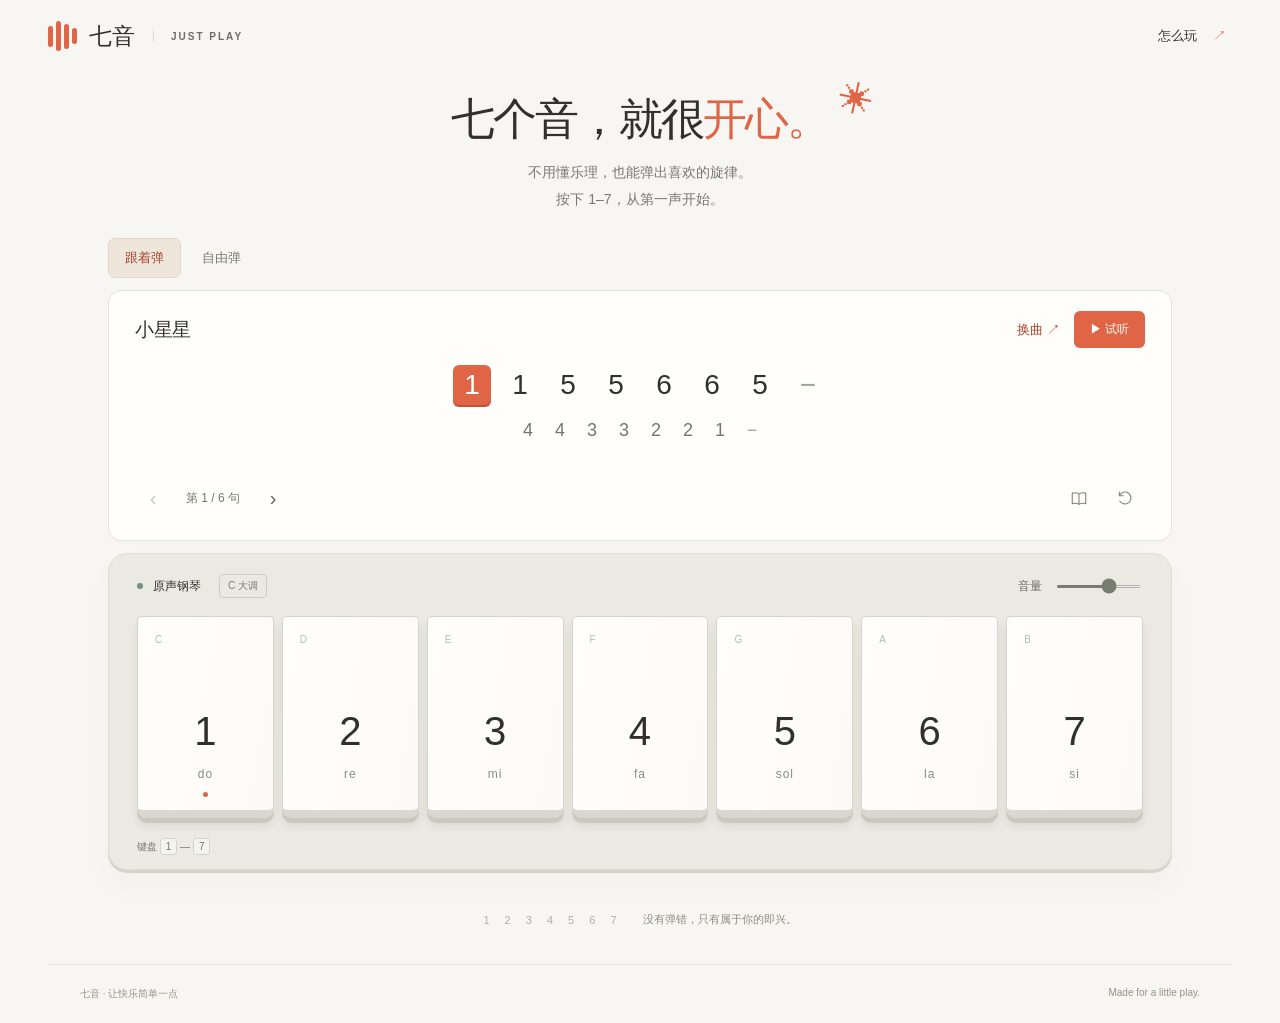
<file: index.html>
<!doctype html>
<html lang="zh-CN">
<head><meta charset="UTF-8"><meta name="viewport" content="width=device-width,initial-scale=1"><meta name="theme-color" content="#f7f6f2"><title>七音 · 随手弹点快乐</title><link rel="stylesheet" href="style.css"></head>
<body>
<header><a class="brand" href="./"><span class="logo"><i></i><i></i><i></i><i></i></span>七音<span class="brand-en">JUST PLAY</span></a><button class="help" id="help">怎么玩 <span>↗</span></button></header>
<main>
<section class="intro"><h1>七个音，就很<span>开心。</span><span class="spark" aria-hidden="true">✳</span></h1><p>不用懂乐理，也能弹出喜欢的旋律。<br>按下 1–7，从第一声开始。</p></section>
<div class="mode-bar" role="group" aria-label="演奏模式"><button id="mode-guided" aria-pressed="true">跟着弹</button><button id="mode-free" aria-pressed="false">自由弹</button></div>
<section class="practice-panel" aria-label="简谱练习">
<div class="practice-heading"><h2 id="song-title">小星星</h2><a class="text-link" href="songs.html">换曲 ↗</a><button id="listen" class="listen">▶ 试听</button></div>
<div class="score-stage"><div id="score" class="score" aria-label="当前一句简谱"></div><div id="next-score" aria-label="下一句简谱"></div><span id="progress" aria-live="polite"></span></div>
<div class="phrase-toolbar"><button id="prev-phrase" class="quiet-button" aria-label="上一句">‹</button><span id="phrase-count">第 1 / 6 句</span><button id="next-phrase" class="quiet-button" aria-label="下一句">›</button><div class="score-tools"><button id="view-full-score" class="icon-button" aria-label="查看全谱" title="查看全谱"><svg viewBox="0 0 24 24" aria-hidden="true"><path d="M12 6.5C9.5 4.8 6.5 4.5 3 5.5v14c3.5-1 6.5-.7 9 1 2.5-1.7 5.5-2 9-1v-14c-3.5-1-6.5-.7-9 1Zm0 0v14"/></svg></button><button id="restart" class="icon-button" aria-label="从头开始" title="从头开始"><svg viewBox="0 0 24 24" aria-hidden="true"><path d="M4.5 9a8 8 0 1 1 .5 7M4.5 4v5h5"/></svg></button></div></div>
</section>
<section class="instrument" aria-label="七键钢琴">
<div class="instrument-top"><div class="sound-label"><span class="status-dot"></span><span id="audio-status" role="status">正在准备钢琴…</span> <span class="small">C 大调</span></div><label class="volume">音量 <input aria-label="音量" id="volume" type="range" min="0" max="100" value="65"></label></div>
<div class="keys" id="keys"></div>
<div class="instrument-bottom"><span class="keyboard-hint">键盘 <kbd>1</kbd> — <kbd>7</kbd></span><span id="played"></span></div>
</section>

<div class="closing"><span>1 2 3 4 5 6 7</span><p>没有弹错，只有属于你的即兴。</p></div>
</main><footer><span>七音 · 让快乐简单一点</span><span>Made for a little play.</span></footer>
<dialog id="guide"><button id="close-guide" aria-label="关闭说明">×</button><h2>你的第一首歌，从 1 开始。</h2><p>点击七个琴键，或按电脑键盘上的数字 <b>1–7</b>。它们就是 do、re、mi、fa、sol、la、si。</p><p>选一首小曲，跟着橙色数字弹。弹对后会自动走到下一音；弹错也没关系，再试一次。</p><p>数字下的短线表示半拍，数字后的横线表示延长一拍。可以先点「试听」熟悉节奏。</p><button class="listen" id="start">开始玩吧</button></dialog>
<dialog id="full-score"><div class="full-score-heading"><h2 id="full-score-title">完整简谱</h2><button id="close-full-score" class="quiet-button" aria-label="关闭全谱">关闭</button></div><p>点选一句，从这里开始练。</p><div id="full-score-content"></div></dialog>
<script src="songs.js"></script><script src="piano-samples.js"></script><script src="app.js"></script></body></html>
</file>
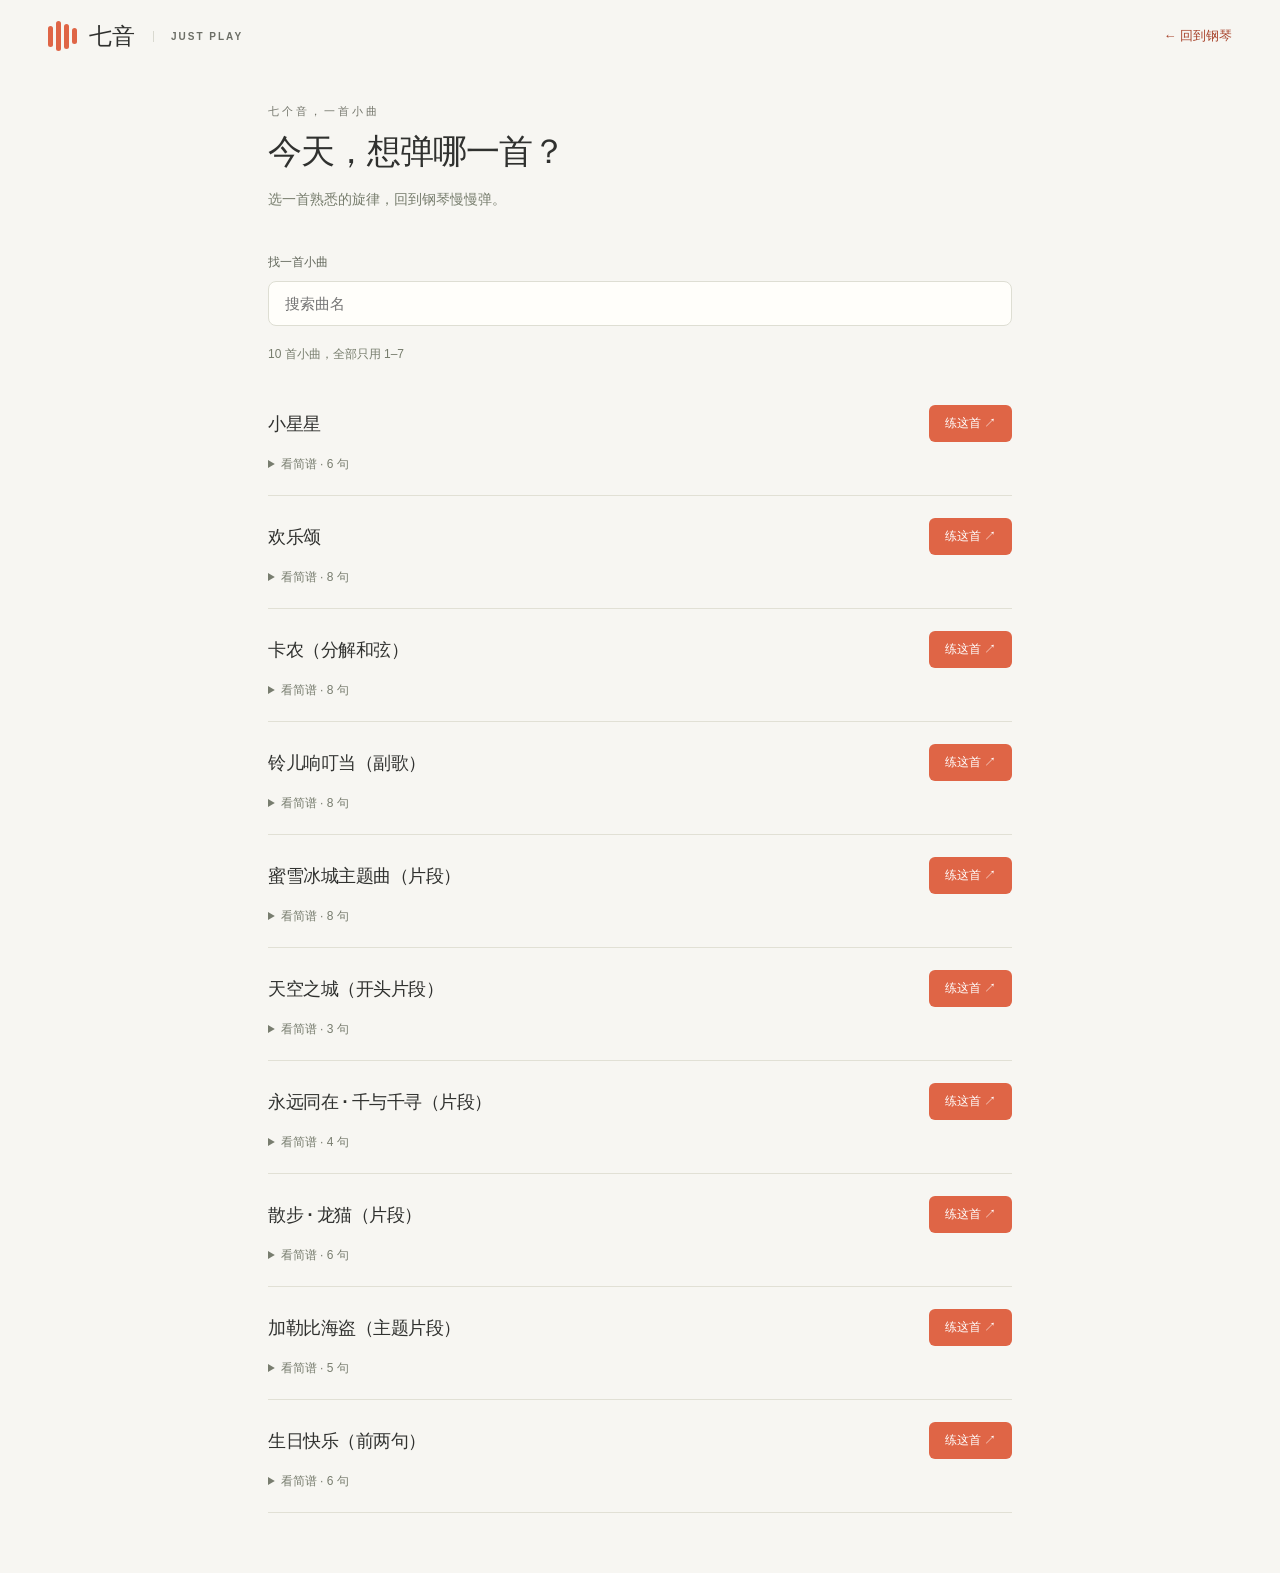
<file: songs.html>
<!doctype html><html lang="zh-CN"><head><meta charset="UTF-8"><meta name="viewport" content="width=device-width,initial-scale=1"><meta name="theme-color" content="#f7f6f2"><title>简谱小曲库 · 七音</title><link rel="stylesheet" href="style.css"></head><body class="songbook-page"><header><a class="brand" href="index.html"><span class="logo"><i></i><i></i><i></i><i></i></span>七音<span class="brand-en">JUST PLAY</span></a><a class="text-link" href="index.html">← 回到钢琴</a></header><main class="songbook"><div class="songbook-heading"><div class="eyebrow">七个音，一首小曲</div><h1>今天，想弹哪一首？</h1><p>选一首熟悉的旋律，回到钢琴慢慢弹。</p></div><label class="song-search">找一首小曲<input id="song-search" type="search" placeholder="搜索曲名" autocomplete="off"></label><p id="song-count" class="song-count" role="status"></p><div id="songbook-list"></div><p id="no-songs" hidden>暂时没有找到，换个关键词试试。</p></main><script src="songs.js"></script><script src="songbook.js"></script></body></html>
</file>
<file: style.css>
:root{font-family:-apple-system,BlinkMacSystemFont,"Segoe UI","PingFang SC","Microsoft YaHei",sans-serif;color:#30312f;background:#f7f6f2;font-synthesis:none;--orange:#df6546;--muted:#777972}*{box-sizing:border-box}body{margin:0}button,a,input,select{-webkit-tap-highlight-color:transparent}button,select{font:inherit;cursor:pointer}button{color:inherit}button:focus-visible,a:focus-visible,select:focus-visible,input:focus-visible{outline:3px solid #df6546;outline-offset:5px}header{height:100px;max-width:1280px;margin:auto;padding:0 48px;display:flex;align-items:center;justify-content:space-between}.brand{display:flex;align-items:center;gap:12px;text-decoration:none;color:inherit;font-size:23px;font-weight:750}.brand-en{font-size:10px;letter-spacing:2px;border-left:1px solid #d9d9d0;margin-left:6px;padding-left:17px;color:#6c6e66}.logo{display:flex;gap:3px;align-items:center;height:30px}.logo i{width:5px;background:var(--orange);border-radius:4px;height:21px}.logo i:nth-child(2){height:30px}.logo i:nth-child(3){height:25px}.logo i:nth-child(4){height:16px}.help{background:none;border:0;font-size:13px}.help span{margin-left:12px;color:var(--orange)}main{max-width:1120px;margin:auto;padding:0 28px}.intro{padding:44px 0 40px;text-align:center}.eyebrow{font-size:12px;letter-spacing:3px;color:#74766c;margin-bottom:18px}h1{font-size:clamp(34px,4.4vw,55px);line-height:1.3;letter-spacing:-2px;margin:0;font-weight:750;position:relative;display:inline-block}h1>span:first-child{color:var(--orange)}.spark{position:absolute;right:-55px;top:-19px;color:var(--orange);font-size:43px;transform:rotate(12deg);font-weight:400}.intro p{font-size:14px;line-height:1.9;color:var(--muted);margin:19px 0 0}.mobile{display:none}.instrument{background:#eae9e2;padding:24px 28px 17px;border-radius:19px;border:1px solid #deded4;box-shadow:0 14px 30px #45423308,0 3px 0 #d9d8ce}.instrument-top{display:flex;align-items:center;justify-content:space-between;margin-bottom:24px;font-size:12px}.sound-label{display:flex;gap:10px;align-items:center;font-weight:600}.status-dot{width:6px;height:6px;background:#73927d;border-radius:50%}.small{font-size:10px;margin-left:8px;font-weight:400;color:#7b7e72;padding:4px 8px;border:1px solid #cccfc2;border-radius:4px}.volume{display:flex;gap:12px;align-items:center;color:#6c6f65}.volume input{width:85px;accent-color:#777e70;height:3px}.keys{display:grid;grid-template-columns:repeat(7,minmax(0,1fr));gap:8px}.key{height:238px;background:linear-gradient(100deg,#fffefb,#fbfaf6);border:1px solid #d5d5cc;border-bottom:6px solid #d8d8cf;border-radius:5px 5px 11px 11px;position:relative;display:flex;flex-direction:column;align-items:center;justify-content:flex-end;padding-bottom:29px;box-shadow:0 3px 4px #464a3510;touch-action:none;user-select:none;transition:transform .09s,background .09s}.key .note{font-size:38px;line-height:1.2;font-weight:500}.key .solfege{font-size:12px;color:#8b8b80;letter-spacing:1px;margin-top:12px}.key .letter{position:absolute;top:17px;left:17px;font-size:10px;color:#b0b1a5}.key.active{background:#e57c5e;border-color:#d26646;border-bottom-color:#ba5236;color:white;transform:translateY(4px);box-shadow:0 0 25px #df654627}.key.active .solfege,.key.active .letter{color:#fff8ea}.key.expected:not(.active):after{content:'';width:5px;height:5px;background:var(--orange);border-radius:50%;position:absolute;bottom:13px}.instrument-bottom{display:flex;justify-content:space-between;align-items:center;margin-top:20px;font-size:10px;color:#75786c;gap:12px}kbd{font:inherit;background:#f4f4ef;border:1px solid #d2d4c8;padding:2px 5px;border-radius:3px}.divider{padding:0 12px;color:#b0b1a4}#played{color:#838477}.library{margin-top:47px}.library-heading{display:flex;align-items:center;justify-content:space-between;margin-bottom:23px}h2{font-size:21px;letter-spacing:-.5px;margin:0}.library-heading p{font-size:12px;color:var(--muted);margin:10px 0 0}.library-note{font-size:12px;color:#8a8b7e}.song-layout{display:grid;grid-template-columns:222px 1fr;gap:24px}#songs{display:flex;flex-direction:column;gap:8px}.song{display:flex;align-items:center;text-align:left;gap:13px;padding:17px 16px;border:1px solid transparent;border-radius:9px;background:transparent;width:100%}.song.selected{background:#f0e9df;border-color:#e6dcd0}.song-index{font-size:12px;color:#97998a}.song.selected .song-index{color:var(--orange)}.song-name{font-size:14px;font-weight:600}.song-arrow{margin-left:auto;color:var(--orange);opacity:0}.song.selected .song-arrow{opacity:1}.score-panel{background:#fffefa;border:1px solid #e4e3d9;border-radius:12px;padding:23px 26px;min-width:0}.score-top{display:flex;align-items:center;justify-content:space-between;gap:12px}.tag{font-size:9px;letter-spacing:1px;color:#899078}h3{margin:7px 0 0;font-size:18px}.playback{display:flex;gap:13px;align-items:center}select{border:0;background:transparent;color:#777b6f;font-size:11px;max-width:100px}.listen{background:var(--orange);border:0;border-radius:6px;padding:10px 16px;color:white;font-size:12px;white-space:nowrap}.listen:hover{background:#c95438}.score{display:grid;grid-template-columns:repeat(2,minmax(0,1fr));column-gap:20px;row-gap:16px;margin:26px 0 24px}.phrase{display:flex;gap:4px;align-items:center;justify-content:space-between;border-right:1px solid #ecebe1;padding-right:14px}.score-note{font-size:19px;min-width:23px;height:30px;display:inline-flex;align-items:center;justify-content:center;border-radius:5px;position:relative}.score-note.half:after{content:'';position:absolute;bottom:0;left:7px;right:7px;border-bottom:1px solid}.score-note.current{background:#f9e4d9;color:#c44e30}.score-note.done{color:#aaa99e}.score-note.dash{color:#a2a397;font-size:14px}.score-bottom{display:flex;align-items:center;justify-content:space-between;gap:10px;padding-top:15px;border-top:1px solid #eeede5;font-size:10px;color:#888b7d}#restart{border:0;background:none;font-size:10px;color:#72776a;padding:5px}.closing{display:flex;justify-content:center;gap:20px;align-items:center;margin:42px 0 37px;color:#8b8d80;font-size:11px}.closing span{font-size:11px;letter-spacing:6px;color:#b0b0a0}footer{max-width:1184px;padding:22px 32px;margin:auto;border-top:1px solid #e4e4d9;display:flex;justify-content:space-between;font-size:10px;color:#939588}dialog{border:1px solid #deddd2;border-radius:16px;padding:36px;max-width:460px;width:calc(100% - 32px);background:#fffefa;color:#30312f}dialog::backdrop{background:#27282265;backdrop-filter:blur(4px)}dialog p{font-size:14px;line-height:1.9;color:#74776a}#close-guide{position:absolute;right:15px;top:10px;border:0;background:none;font-size:24px}@media(max-width:700px){header{height:76px;padding:0 22px}.brand-en{font-size:8px}.intro{padding:30px 0}.spark{font-size:28px;right:-26px;top:-13px}main{padding:0 18px}.intro p{font-size:12px}.mobile{display:block}.instrument{padding:18px 12px 15px;border-radius:13px}.instrument-top{margin-bottom:20px}.keys{gap:4px}.key{height:188px;padding-bottom:28px}.key .note{font-size:28px}.key .solfege{font-size:10px}.key .letter{left:9px;top:12px;font-size:9px}.volume{gap:5px;font-size:10px}.volume input{width:54px}.small{margin-left:0}.instrument-bottom{font-size:9px;justify-content:center}#played{display:none}.divider{padding:0 5px}.library{margin-top:35px}.library-note{display:none}h2{font-size:19px}.song-layout{grid-template-columns:1fr;gap:15px}#songs{flex-direction:row;gap:5px}.song{padding:12px 8px;gap:7px}.song-name{font-size:11px}.song-index{font-size:10px}.song-arrow{display:none}.score-panel{padding:20px 15px}.score{column-gap:12px;row-gap:16px}.phrase{padding-right:7px;gap:0}.score-note{font-size:16px;min-width:18px}.score-note.half:after{left:4px;right:4px}.playback{gap:5px}.listen{padding:10px}.closing{flex-direction:column;gap:12px;margin:30px 0}footer{padding:20px;font-size:9px}}@media(prefers-reduced-motion:reduce){*{transition:none!important;animation:none!important}}

/* Keep the larger song collection compact on desktop and touch-friendly on mobile. */
#songs{align-self:start}.song{min-height:48px}.score-panel{align-self:start}
@media(max-width:700px){#songs{display:grid;grid-template-columns:repeat(2,minmax(0,1fr));max-height:215px;overflow-y:auto;gap:6px}.song{height:48px;padding:10px}.song-name{font-size:12px}.song-index{flex-shrink:0}.score{row-gap:14px}}

/* Keep the instrument and the first score lines together in the initial view. */
header{height:72px}
.intro{padding:18px 0 26px}
.eyebrow{margin-bottom:10px;font-size:11px}
h1{font-size:clamp(32px,3.5vw,44px)}
.intro p{margin-top:12px}
.spark{font-size:34px;right:-42px;top:-12px}
.instrument{padding-top:20px;padding-bottom:15px}
.instrument-top{margin-bottom:18px}
.key{height:202px;border-bottom-width:8px;box-shadow:0 5px 0 #c9c9bd,0 8px 9px #464a3518;transition:transform 80ms ease-out,box-shadow 80ms ease-out,background 80ms ease-out;border-radius:5px 5px 10px 10px}
.key .note{font-size:40px;font-variant-numeric:tabular-nums}
.key .letter{color:#b9bbaf}
.key.active{transform:translateY(5px);background:#df6546;border-bottom-color:#bf5136;box-shadow:0 1px 0 #ad4932,0 2px 3px #464a3518}
.instrument-bottom{margin-top:22px}
.library{margin-top:30px}
.library-heading{margin-bottom:18px}
.score-panel{padding:20px 24px}
.score{gap:18px 22px;margin:22px 0;font-variant-numeric:tabular-nums}
.phrase{display:grid;grid-auto-flow:column;grid-auto-columns:minmax(0,1fr);gap:3px;padding-right:12px}
.score-note{font-size:24px;min-width:0;width:100%;height:38px;border-radius:6px;font-weight:500}
.score-note.current{background:#df6546;color:#fff;box-shadow:0 3px 0 #bf5136}
.score-note.done{color:#aaa99e}
.score-note.dash{font-size:17px}
.score-note small{font-size:12px}
.score-note.half:after{left:25%;right:25%;bottom:3px}
.score-bottom{font-size:11px}
@media(max-width:700px){
 header{height:64px}.intro{padding:14px 0 22px}.eyebrow{font-size:10px}h1{font-size:32px}.spark{font-size:25px;right:-25px;top:-12px}.intro p{margin-top:10px}
 .instrument{padding-top:16px}.instrument-top{margin-bottom:16px}.key{height:168px;padding-bottom:24px}.key .note{font-size:30px}.key .solfege{margin-top:8px}.instrument-bottom{margin-top:20px}
 .library{margin-top:28px}.score-panel{padding:18px 14px}.score{grid-template-columns:1fr;gap:14px;margin:20px 0}.phrase{padding-right:10px;gap:5px}.score-note{font-size:23px;height:36px}
}

/* The score and keyboard form one workspace; the songbook has its own page. */
[hidden]{display:none!important}.text-link{color:#a8442c;text-decoration:none;font-size:13px;white-space:nowrap}.quiet-button{background:none;border:0;padding:8px;color:#62675b;font-size:12px}.quiet-button:disabled{opacity:.35;cursor:default}
.practice-panel{padding:20px 26px;background:#fffefa;border:1px solid #e4e3d9;border-radius:13px;margin-bottom:12px}
.practice-heading{display:flex;align-items:center;gap:16px}.practice-heading h2{font-size:19px;margin-right:auto}.phrase-toolbar{display:flex;justify-content:space-between;align-items:center;font-size:12px;color:#75786c;margin-top:12px}.phrase-toolbar>div{display:flex;align-items:center;gap:8px}.phrase-toolbar button{min-width:36px;min-height:36px}.practice-panel .score{display:block;margin:10px 0 16px}.practice-panel .phrase{max-width:680px;margin:auto;border:0;padding:0;gap:8px}.practice-panel .score-note{font-size:30px;height:44px}.practice-controls{display:flex;align-items:center;justify-content:space-between;gap:10px}.practice-controls #progress{font-size:11px;color:#777d6d}.practice-controls .playback{gap:8px}
#full-score{max-width:680px;max-height:85dvh;overflow:auto;padding:24px}.full-score-heading{display:flex;justify-content:space-between;align-items:center}.full-phrase{display:flex;align-items:center;gap:12px;width:100%;background:transparent;border:1px solid #e7e5dc;border-radius:8px;padding:12px;margin-bottom:10px}.full-phrase:hover{background:#f5eee5}.full-phrase-number{font-size:10px;color:#888}.full-phrase .phrase{width:100%;border:0;padding:0}.full-phrase .score-note{font-size:22px}
.songbook{max-width:800px;padding-bottom:60px}.songbook-heading{padding:32px 0 28px}.songbook-heading h1{font-size:34px;letter-spacing:-1px}.songbook-heading p{color:#777d6d;font-size:14px;line-height:1.8}.song-search{display:block;font-size:12px;color:#62675b}.song-search input{display:block;width:100%;margin-top:10px;padding:13px 16px;border:1px solid #deded3;border-radius:8px;background:#fffefa;font:inherit;font-size:15px}.song-count{font-size:12px;color:#777d6d;margin:20px 0}.songbook-entry{padding:22px 0;border-bottom:1px solid #e1e0d5}.songbook-entry-top{display:flex;align-items:center;justify-content:space-between;gap:12px}.songbook-entry h2{font-size:18px}.songbook-entry .listen{text-decoration:none}.songbook-entry summary{font-size:12px;color:#787d6f;cursor:pointer;padding:14px 0 0}.book-score{display:grid;grid-template-columns:1fr 1fr;gap:16px;margin-top:20px}.book-score .score-note{font-size:21px}
@media(max-width:700px){
 .practice-panel{padding:14px;margin-bottom:10px}.practice-heading{gap:10px;flex-wrap:wrap}.practice-heading h2{font-size:16px}.practice-heading .text-link{font-size:11px}.practice-heading .listen{font-size:11px;padding:9px 10px}.phrase-toolbar{margin-top:8px}.practice-panel .score{margin:7px 0 12px}.practice-panel .score-note{font-size:25px;height:38px}.practice-panel .phrase{gap:4px}.practice-controls{flex-wrap:wrap}.practice-controls #progress{width:100%;font-size:10px}.practice-controls .playback{width:100%;justify-content:flex-end}.practice-controls #restart{margin-right:auto}
 #full-score{padding:18px}.full-phrase{gap:7px;padding:9px 7px}.full-phrase .score-note{font-size:20px}.book-score{grid-template-columns:1fr}.songbook-heading{padding-top:22px}.songbook-heading h1{font-size:27px}.songbook-entry h2{font-size:16px}
}
@media(max-height:520px){}

.mode-bar{display:flex;align-items:center;gap:4px;margin:0 0 12px;flex-shrink:0}.mode-bar>button:not(.quiet-button){font:inherit;font-size:13px;min-height:40px;padding:9px 16px;border:1px solid transparent;border-radius:7px;background:transparent;color:#777d6d;cursor:pointer}.mode-bar>button[aria-pressed="true"]{background:#eee5db;border-color:#e1d6c8;color:#a8442c;font-weight:600}
@media(max-width:700px){.mode-bar{margin-bottom:10px}.mode-bar>button:not(.quiet-button){padding:8px 12px;font-size:12px}}

/* Instructions live in Help; the playing surface shows only useful state. */
#progress:empty{display:none}.practice-controls .playback{margin-left:auto}.instrument-bottom #played:empty{display:none}body>footer{margin-top:30px}
@media(max-width:700px){.instrument-bottom{display:none}.instrument{padding-bottom:20px}.practice-controls #progress:not(:empty){width:auto}.practice-controls .playback{flex:1;width:auto}.practice-controls #restart{margin-right:auto}}

/* Give the mobile introduction breathing room without pushing the keys away. */
@media(max-width:700px){
 header{height:68px;padding:0 20px}
 .intro{padding:22px 0 20px}
 .intro h1{font-size:clamp(27px,7.2vw,32px);letter-spacing:-1.2px;line-height:1.35}
 .intro .spark{font-size:22px;right:-25px;top:-9px}
 .intro p{font-size:12px;line-height:1.85;margin-top:12px}
 .mode-bar{margin-bottom:8px}
 .practice-panel{padding:12px 14px}
 .phrase-toolbar{margin-top:3px}
 .practice-panel .score{margin:5px 0 8px}
 .practice-controls .listen{padding:9px 12px}
 .instrument-top{margin-bottom:13px}
 .key{height:160px}
 body>footer{margin-top:22px;padding-top:16px;padding-bottom:16px}
}

/* A stable two-line score, with secondary controls in an anchored menu. */
.practice-heading{flex-wrap:nowrap;gap:14px}.practice-heading h2{min-width:0;overflow:hidden;text-overflow:ellipsis;white-space:nowrap}.practice-heading .listen{flex-shrink:0}
.score-stage{height:128px;position:relative;display:flex;flex-direction:column;justify-content:center;gap:12px;padding-bottom:16px}.practice-panel .score{margin:0;flex-shrink:0}.practice-panel .phrase{display:flex;justify-content:center;gap:10px;max-width:none}.practice-panel .score-note{flex:0 1 38px;width:38px;min-width:0;height:40px;font-size:28px}.practice-panel .score-note.current{box-shadow:0 2px 0 #bf5136}
#next-score{height:27px;display:flex;justify-content:center;align-items:center;gap:14px;color:#74786b}#next-score .phrase{margin:0;gap:8px}#next-score .score-note{flex-basis:24px;width:24px;height:26px;font-size:18px}.next-label{font-size:10px;white-space:nowrap;flex-shrink:0}#progress{position:absolute;bottom:0;left:0;right:0;text-align:center;font-size:11px;color:#777d6d}
.practice-panel .phrase-toolbar{position:relative;display:grid;grid-template-columns:40px auto 40px;justify-content:center;gap:12px;margin:0;padding-right:60px;padding-left:60px;height:38px}.phrase-toolbar #phrase-count{min-width:76px;text-align:center}.phrase-toolbar .quiet-button{font-size:20px;padding:3px}.phrase-toolbar #score-options{position:absolute;right:0;top:0;font-size:11px;z-index:5}#score-options summary{list-style:none;cursor:pointer;padding:11px 4px;min-height:38px;color:#62675b}#score-options summary::-webkit-details-marker{display:none}.score-options-panel{position:absolute;right:0;top:42px;width:184px;background:#fffefa;border:1px solid #deded3;border-radius:10px;box-shadow:0 8px 25px #30312f1a;padding:8px;display:flex;flex-direction:column;gap:4px}.score-options-panel .quiet-button{font-size:12px;min-height:40px;text-align:left;padding:10px}.score-options-panel label{font-size:11px;display:flex;align-items:center;justify-content:space-between;gap:4px;padding:8px}.score-options-panel select{max-width:90px;font-size:11px}
@media(max-width:700px){.practice-heading{gap:10px}.practice-heading h2{font-size:15px}.practice-heading .text-link{font-size:11px}.practice-heading .listen{padding:9px 11px}.score-stage{height:116px;gap:10px}.practice-panel .phrase{gap:5px}.practice-panel .score-note{flex-basis:32px;width:32px;font-size:25px;height:37px}#next-score{gap:9px}#next-score .phrase{gap:4px}#next-score .score-note{flex-basis:21px;width:21px;font-size:17px}.practice-panel .phrase-toolbar{gap:3px;grid-template-columns:34px auto 34px;padding:0 56px;height:36px}.phrase-toolbar .quiet-button{min-width:32px}.score-options-panel .quiet-button{font-size:12px}}

/* Direct score controls keep the playing surface simple. */
.score-stage{height:128px;padding-bottom:16px}
.practice-panel .phrase-toolbar{display:flex;justify-content:flex-start;gap:4px;padding:0;height:44px}
.phrase-toolbar .score-tools{display:flex;gap:4px;margin-left:auto}
.icon-button,.phrase-toolbar #restart{display:inline-flex;align-items:center;justify-content:center;width:40px;height:40px;min-width:40px;padding:9px;border:0;border-radius:6px;background:transparent;color:#62675b;cursor:pointer}
.icon-button:hover{background:#f0eee5}.icon-button svg{width:20px;height:20px;fill:none;stroke:currentColor;stroke-width:1.6;stroke-linecap:round;stroke-linejoin:round}

.closing p{margin:0}
@media(max-width:700px){.score-stage{height:116px}.practice-panel .phrase-toolbar{gap:0}.phrase-toolbar #phrase-count{min-width:68px;font-size:11px}.phrase-toolbar>button{min-width:28px;width:28px}.phrase-toolbar .score-tools{gap:0}.icon-button,.phrase-toolbar #restart{width:38px;min-width:38px;height:40px}.closing{margin:26px 0}}

/* Quiet, rounded utility icons. */
.phrase-toolbar .score-tools{gap:6px}
.icon-button,.phrase-toolbar #restart{color:#85887b;border-radius:50%;padding:11px;transition:background .15s,color .15s}
.icon-button svg{width:18px;height:18px;stroke-width:1.5}
.icon-button:hover,.phrase-toolbar #restart:hover{background:#f1e9df;color:#b85237}
.icon-button:active,.phrase-toolbar #restart:active{background:#eadccf}
@media(max-width:700px){.phrase-toolbar .score-tools{gap:3px}.icon-button,.phrase-toolbar #restart{padding:10px}}

/* Long-pressing a key should play it, never select its labels. */
.key,.key *{-webkit-user-select:none;user-select:none;-webkit-touch-callout:none}
</file>
